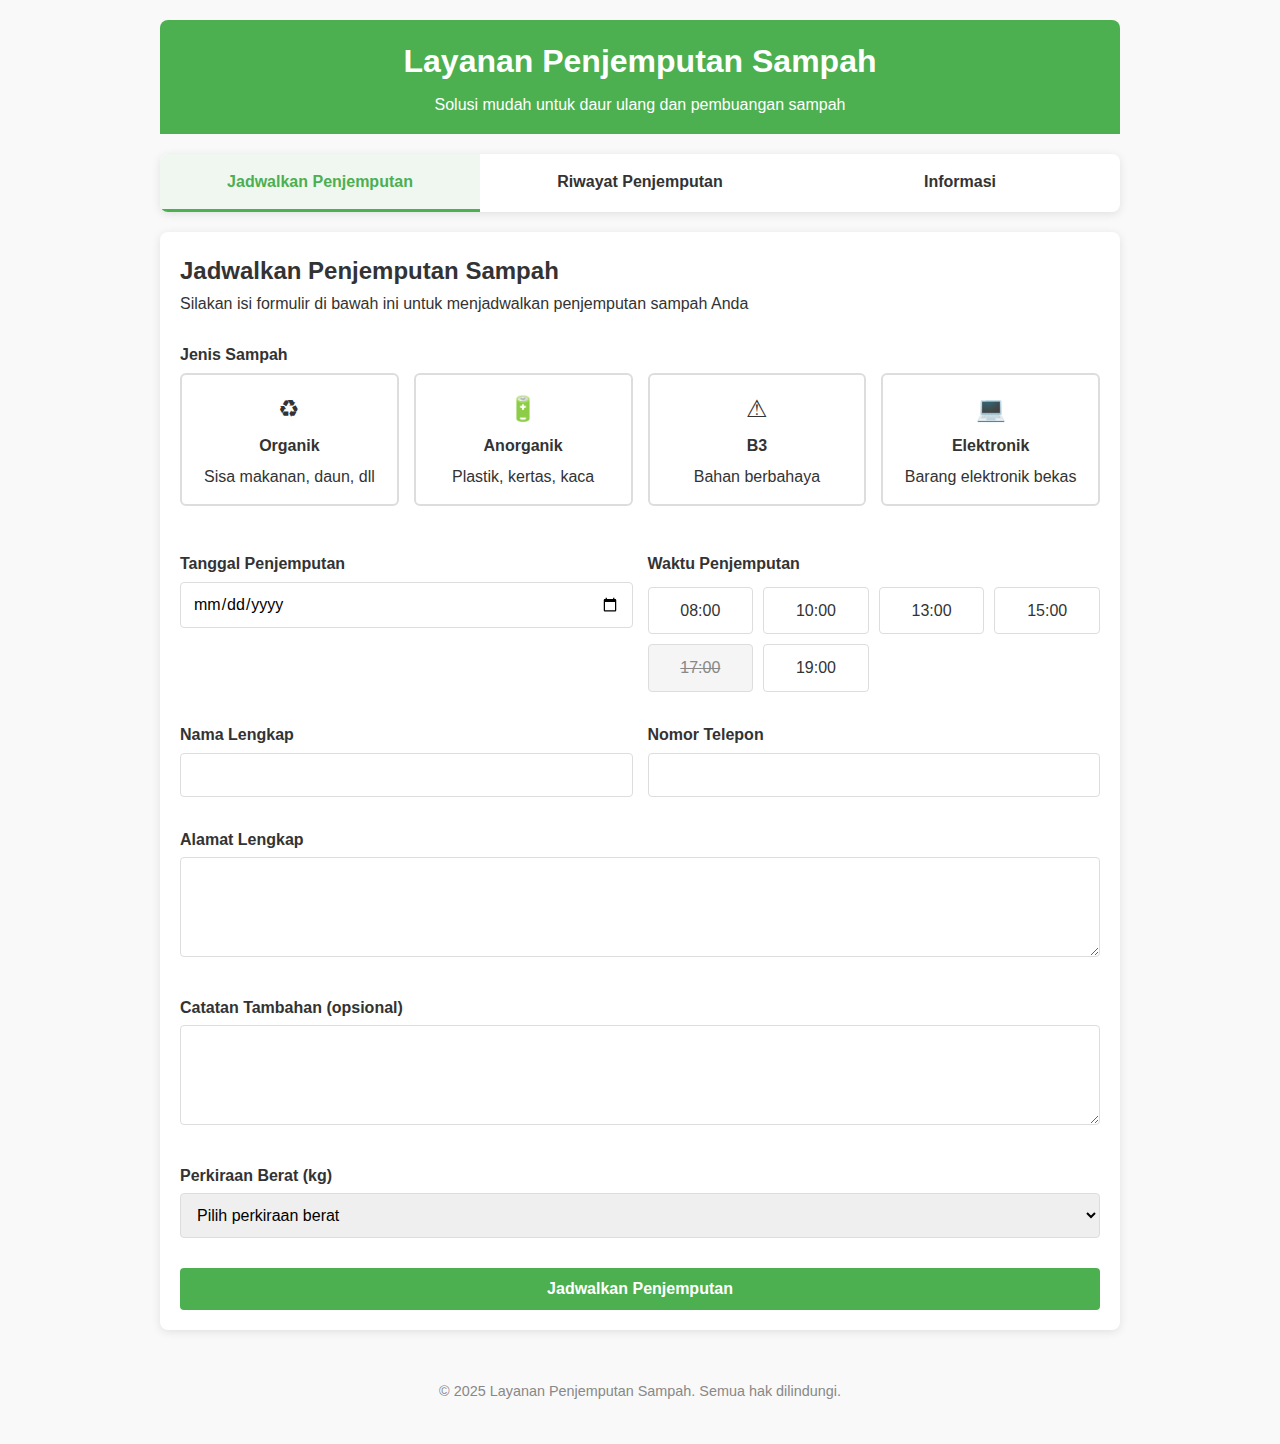
<file: penjemputan.html>
<!DOCTYPE html>
<html lang="id">
  <head>
    <meta charset="UTF-8" />
    <meta name="viewport" content="width=device-width, initial-scale=1.0" />
    <title>Layanan Penjemputan Sampah</title>
    <style>
      :root {
        --primary-color: #4caf50;
        --primary-hover: #45a049;
        --secondary-color: #f0f7f0;
        --text-color: #333;
        --light-gray: #f5f5f5;
        --medium-gray: #ddd;
        --dark-gray: #888;
        --success-color: #4caf50;
        --error-color: #f44336;
      }

      * {
        margin: 0;
        padding: 0;
        box-sizing: border-box;
        font-family: "Segoe UI", Tahoma, Geneva, Verdana, sans-serif;
      }

      body {
        background-color: #f9f9f9;
        color: var(--text-color);
        line-height: 1.6;
      }

      .container {
        max-width: 1000px;
        margin: 0 auto;
        padding: 20px;
      }

      header {
        background-color: var(--primary-color);
        color: white;
        padding: 1rem;
        text-align: center;
        border-radius: 8px 8px 0 0;
        margin-bottom: 20px;
      }

      h1 {
        font-size: 2rem;
        margin-bottom: 5px;
      }

      .tabs {
        display: flex;
        background-color: white;
        margin-bottom: 20px;
        border-radius: 8px;
        overflow: hidden;
        box-shadow: 0 2px 10px rgba(0, 0, 0, 0.1);
      }

      .tab {
        padding: 15px 20px;
        cursor: pointer;
        flex: 1;
        text-align: center;
        transition: all 0.3s ease;
        font-weight: 600;
        border-bottom: 3px solid transparent;
      }

      .tab.active {
        background-color: var(--secondary-color);
        border-bottom: 3px solid var(--primary-color);
        color: var(--primary-color);
      }

      .tab:hover:not(.active) {
        background-color: #f5f5f5;
      }

      .tab-content {
        display: none;
        background-color: white;
        padding: 20px;
        border-radius: 8px;
        box-shadow: 0 2px 10px rgba(0, 0, 0, 0.1);
        margin-bottom: 20px;
        animation: fadeIn 0.5s;
      }

      .tab-content.active {
        display: block;
      }

      @keyframes fadeIn {
        from {
          opacity: 0;
        }
        to {
          opacity: 1;
        }
      }

      form {
        display: grid;
        grid-gap: 15px;
      }

      .form-group {
        margin-bottom: 15px;
      }

      label {
        display: block;
        margin-bottom: 5px;
        font-weight: 600;
        color: var(--text-color);
      }

      input,
      select,
      textarea {
        width: 100%;
        padding: 12px;
        border: 1px solid var(--medium-gray);
        border-radius: 4px;
        font-size: 16px;
        transition: border 0.3s ease;
      }

      input:focus,
      select:focus,
      textarea:focus {
        border-color: var(--primary-color);
        outline: none;
      }

      textarea {
        resize: vertical;
        min-height: 100px;
      }

      button {
        background-color: var(--primary-color);
        color: white;
        border: none;
        padding: 12px 20px;
        cursor: pointer;
        border-radius: 4px;
        font-size: 16px;
        font-weight: 600;
        transition: background-color 0.3s ease;
      }

      button:hover {
        background-color: var(--primary-hover);
      }

      .form-grid {
        display: grid;
        grid-template-columns: 1fr 1fr;
        grid-gap: 15px;
      }

      @media (max-width: 768px) {
        .form-grid {
          grid-template-columns: 1fr;
        }
      }

      .waste-types {
        display: grid;
        grid-template-columns: repeat(auto-fill, minmax(200px, 1fr));
        grid-gap: 15px;
        margin-bottom: 15px;
      }

      .waste-type-card {
        border: 2px solid var(--medium-gray);
        border-radius: 6px;
        padding: 15px;
        text-align: center;
        cursor: pointer;
        transition: all 0.3s ease;
      }

      .waste-type-card:hover {
        transform: translateY(-3px);
        box-shadow: 0 5px 15px rgba(0, 0, 0, 0.1);
      }

      .waste-type-card.selected {
        border-color: var(--primary-color);
        background-color: var(--secondary-color);
      }

      .waste-type-card i {
        font-size: 2rem;
        margin-bottom: 10px;
        color: var(--dark-gray);
      }

      .waste-type-card.selected i {
        color: var(--primary-color);
      }

      .waste-type-card h3 {
        font-size: 1rem;
        margin-bottom: 5px;
      }

      .time-slots {
        display: grid;
        grid-template-columns: repeat(auto-fill, minmax(100px, 1fr));
        grid-gap: 10px;
        margin-top: 10px;
      }

      .time-slot {
        padding: 10px;
        border: 1px solid var(--medium-gray);
        border-radius: 4px;
        text-align: center;
        cursor: pointer;
        transition: all 0.3s ease;
      }

      .time-slot:hover {
        background-color: var(--light-gray);
      }

      .time-slot.selected {
        background-color: var(--secondary-color);
        border-color: var(--primary-color);
        color: var(--primary-color);
        font-weight: bold;
      }

      .time-slot.disabled {
        background-color: var(--light-gray);
        color: var(--dark-gray);
        cursor: not-allowed;
        text-decoration: line-through;
      }

      .notification {
        padding: 15px;
        border-radius: 4px;
        margin-bottom: 20px;
        font-weight: 600;
        display: none;
      }

      .success {
        background-color: #e8f5e9;
        color: var(--success-color);
        border-left: 4px solid var(--success-color);
      }

      .error {
        background-color: #ffebee;
        color: var(--error-color);
        border-left: 4px solid var(--error-color);
      }

      .pickup-history {
        list-style: none;
      }

      .pickup-item {
        background-color: white;
        padding: 15px;
        border-radius: 8px;
        margin-bottom: 10px;
        box-shadow: 0 2px 5px rgba(0, 0, 0, 0.1);
        border-left: 4px solid var(--primary-color);
        transition: transform 0.3s ease;
      }

      .pickup-item:hover {
        transform: translateX(5px);
      }

      .pickup-item .status {
        display: inline-block;
        padding: 3px 10px;
        border-radius: 20px;
        font-size: 0.8rem;
        font-weight: bold;
        margin-bottom: 5px;
      }

      .status.pending {
        background-color: #fff8e1;
        color: #ff8f00;
      }

      .status.confirmed {
        background-color: #e1f5fe;
        color: #0288d1;
      }

      .status.completed {
        background-color: #e8f5e9;
        color: var(--success-color);
      }

      .status.cancelled {
        background-color: #ffebee;
        color: var(--error-color);
      }

      .pickup-item h3 {
        margin: 5px 0;
        font-size: 1.1rem;
      }

      .pickup-item p {
        color: var(--dark-gray);
        margin: 5px 0;
      }

      .pickup-details {
        margin-top: 10px;
        padding-top: 10px;
        border-top: 1px dashed var(--medium-gray);
      }

      .pickup-actions {
        margin-top: 10px;
        display: flex;
        gap: 10px;
      }

      .btn-cancel {
        background-color: #f44336;
      }

      .btn-cancel:hover {
        background-color: #e53935;
      }

      .btn-secondary {
        background-color: var(--dark-gray);
      }

      .btn-secondary:hover {
        background-color: #777;
      }

      footer {
        text-align: center;
        padding: 20px;
        color: var(--dark-gray);
        font-size: 0.9rem;
        margin-top: 30px;
      }
      /* Icons replacement with emoji */

      .icon {
        font-size: 24px;
        display: block;
        margin-bottom: 5px;
      }
    </style>
  </head>

  <body>
    <div class="container">
      <header>
        <h1>Layanan Penjemputan Sampah</h1>
        <p>Solusi mudah untuk daur ulang dan pembuangan sampah</p>
      </header>

      <div class="tabs">
        <div class="tab active" data-tab="schedule">Jadwalkan Penjemputan</div>
        <div class="tab" data-tab="history">Riwayat Penjemputan</div>
        <div class="tab" data-tab="info">Informasi</div>
      </div>

      <div id="notification" class="notification"></div>

      <div id="schedule" class="tab-content active">
        <h2>Jadwalkan Penjemputan Sampah</h2>
        <p>
          Silakan isi formulir di bawah ini untuk menjadwalkan penjemputan
          sampah Anda
        </p>
        <br />

        <form id="pickupForm">
          <form action="simpan_penjemputan.php" method="POST">
            <form action="simpan_setoran.php" method="POST">
              <div class="form-group">
                <label>Jenis Sampah</label>
                <div class="waste-types">
                  <div class="waste-type-card" data-type="organik">
                    <span class="icon">♻</span>
                    <h3>Organik</h3>
                    <p>Sisa makanan, daun, dll</p>
                  </div>
                  <div class="waste-type-card" data-type="anorganik">
                    <span class="icon">🔋</span>
                    <h3>Anorganik</h3>
                    <p>Plastik, kertas, kaca</p>
                  </div>
                  <div class="waste-type-card" data-type="b3">
                    <span class="icon">⚠</span>
                    <h3>B3</h3>
                    <p>Bahan berbahaya</p>
                  </div>
                  <div class="waste-type-card" data-type="elektronik">
                    <span class="icon">💻</span>
                    <h3>Elektronik</h3>
                    <p>Barang elektronik bekas</p>
                  </div>
                </div>
              </div>

              <div class="form-grid">
                <div class="form-group">
                  <label for="pickupDate">Tanggal Penjemputan</label>
                  <input
                    type="date"
                    id="pickupDate"
                    name="pickupDate"
                    required
                  />
                </div>

                <div class="form-group">
                  <label>Waktu Penjemputan</label>
                  <div class="time-slots">
                    <div class="time-slot" data-time="08:00">08:00</div>
                    <div class="time-slot" data-time="10:00">10:00</div>
                    <div class="time-slot" data-time="13:00">13:00</div>
                    <div class="time-slot" data-time="15:00">15:00</div>
                    <div class="time-slot disabled" data-time="17:00">
                      17:00
                    </div>
                    <div class="time-slot" data-time="19:00">19:00</div>
                  </div>
                  <input
                    type="hidden"
                    id="pickupTime"
                    name="pickupTime"
                    required
                  />
                </div>
              </div>

              <div class="form-grid">
                <div class="form-group">
                  <label for="name">Nama Lengkap</label>
                  <input type="text" id="name" name="name" required />
                </div>

                <div class="form-group">
                  <label for="phone">Nomor Telepon</label>
                  <input type="tel" id="phone" name="phone" required />
                </div>
              </div>

              <div class="form-group">
                <label for="address">Alamat Lengkap</label>
                <textarea id="address" name="address" required></textarea>
              </div>

              <div class="form-group">
                <label for="notes">Catatan Tambahan (opsional)</label>
                <textarea id="notes" name="notes"></textarea>
              </div>

              <div class="form-group">
                <label for="weight">Perkiraan Berat (kg)</label>
                <select id="weight" name="weight" required>
                  <option value="">Pilih perkiraan berat</option>
                  <option value="1-5">1-5 kg</option>
                  <option value="6-10">6-10 kg</option>
                  <option value="11-20">11-20 kg</option>
                  <option value="20+">Lebih dari 20 kg</option>
                </select>
              </div>

              <button type="submit">Jadwalkan Penjemputan</button>
            </form>
          </form>
        </form>
      </div>

      <div id="history" class="tab-content">
        <h2>Riwayat Penjemputan</h2>
        <p>
          Berikut adalah daftar penjemputan sampah yang telah Anda jadwalkan
        </p>
        <br />

        <ul class="pickup-history" id="pickupHistory">
          <!-- Riwayat penjemputan akan ditampilkan di sini -->
        </ul>
      </div>

      <div id="info" class="tab-content">
        <h2>Informasi Layanan Penjemputan Sampah</h2>
        <br />

        <h3>Cara Kerja</h3>
        <ol>
          <li>Isi formulir penjemputan dengan detail yang diperlukan</li>
          <li>Pilih jenis sampah, tanggal, dan waktu penjemputan</li>
          <li>
            Tim kami akan mengonfirmasi permintaan Anda melalui SMS/telepon
          </li>
          <li>
            Siapkan sampah Anda sesuai kategori pada waktu yang ditentukan
          </li>
          <li>Tim pengangkut akan datang pada waktu yang dijadwalkan</li>
        </ol>
        <br />

        <h3>Jenis Sampah</h3>
        <ul>
          <li>
            <strong>Organik:</strong> Sisa makanan, daun, ranting, dan sampah
            yang dapat terurai
          </li>
          <li>
            <strong>Anorganik:</strong> Plastik, kertas, kardus, kaca, dan logam
          </li>
          <li>
            <strong>B3:</strong> Baterai, cat, lampu neon, obat-obatan, dan
            bahan kimia
          </li>
          <li>
            <strong>Elektronik:</strong> Perangkat elektronik bekas, kabel, dan
            aksesori
          </li>
        </ul>
        <br />

        <h3>Pertanyaan Umum</h3>
        <p>
          <strong>Q: Berapa biaya layanan penjemputan?</strong><br />
          A: Biaya layanan bervariasi tergantung jenis dan berat sampah. Untuk
          sampah anorganik daur ulang, kami mungkin membeli dengan harga
          tertentu.
        </p>

        <p>
          <strong>Q: Bagaimana cara membatalkan penjemputan?</strong><br />
          A: Anda dapat membatalkan penjemputan melalui halaman "Riwayat
          Penjemputan" minimal 6 jam sebelum waktu penjemputan.
        </p>

        <p>
          <strong>Q: Di area mana layanan tersedia?</strong><br />
          A: Saat ini kami melayani seluruh wilayah kota dan beberapa kecamatan
          sekitarnya. Cek konfirmasi ketersediaan saat memesan.
        </p>
      </div>

      <footer>
        <p>&copy; 2025 Layanan Penjemputan Sampah. Semua hak dilindungi.</p>
      </footer>
    </div>

    <script>
      // Tab Handling
      const tabs = document.querySelectorAll(".tab");
      const tabContents = document.querySelectorAll(".tab-content");

      tabs.forEach((tab) => {
        tab.addEventListener("click", () => {
          const tabId = tab.getAttribute("data-tab");

          // Remove active class from all tabs and contents
          tabs.forEach((t) => t.classList.remove("active"));
          tabContents.forEach((content) => content.classList.remove("active"));

          // Add active class to clicked tab and corresponding content
          tab.classList.add("active");
          document.getElementById(tabId).classList.add("active");
        });
      });

      // Waste Type Selection
      const wasteTypeCards = document.querySelectorAll(".waste-type-card");
      let selectedWasteType = null;

      wasteTypeCards.forEach((card) => {
        card.addEventListener("click", () => {
          wasteTypeCards.forEach((c) => c.classList.remove("selected"));
          card.classList.add("selected");
          selectedWasteType = card.getAttribute("data-type");
        });
      });

      // Time Slot Selection
      const timeSlots = document.querySelectorAll(".time-slot:not(.disabled)");
      const pickupTimeInput = document.getElementById("pickupTime");

      timeSlots.forEach((slot) => {
        slot.addEventListener("click", () => {
          timeSlots.forEach((s) => s.classList.remove("selected"));
          slot.classList.add("selected");
          pickupTimeInput.value = slot.getAttribute("data-time");
        });
      });

      // Form Submission
      const pickupForm = document.getElementById("pickupForm");
      const notification = document.getElementById("notification");

      pickupForm.addEventListener("submit", (e) => {
        e.preventDefault();

        // Validation
        if (!selectedWasteType) {
          showNotification("Silakan pilih jenis sampah", "error");
          return;
        }

        if (!pickupTimeInput.value) {
          showNotification("Silakan pilih waktu penjemputan", "error");
          return;
        }

        // Get form data
        const formData = {
          wasteType: selectedWasteType,
          date: document.getElementById("pickupDate").value,
          time: pickupTimeInput.value,
          name: document.getElementById("name").value,
          phone: document.getElementById("phone").value,
          address: document.getElementById("address").value,
          notes: document.getElementById("notes").value,
          weight: document.getElementById("weight").value,
          status: "pending",
          id: Date.now().toString(),
        };

        // Save to local storage
        savePickup(formData);

        // Show success message
        showNotification("Penjemputan berhasil dijadwalkan!", "success");

        // Reset form
        pickupForm.reset();
        wasteTypeCards.forEach((c) => c.classList.remove("selected"));
        timeSlots.forEach((s) => s.classList.remove("selected"));
        selectedWasteType = null;

        // Update history
        updatePickupHistory();
      });

      // Notification function
      function showNotification(message, type) {
        notification.textContent = message;
        notification.className = "notification " + type;
        notification.style.display = "block";

        setTimeout(() => {
          notification.style.display = "none";
        }, 5000);
      }

      // Save pickup to local storage
      function savePickup(pickup) {
        let pickups = JSON.parse(localStorage.getItem("pickups")) || [];
        pickups.push(pickup);
        localStorage.setItem("pickups", JSON.stringify(pickups));
      }

      // Update pickup history
      function updatePickupHistory() {
        const historyContainer = document.getElementById("pickupHistory");
        historyContainer.innerHTML = "";

        const pickups = JSON.parse(localStorage.getItem("pickups")) || [];

        if (pickups.length === 0) {
          historyContainer.innerHTML = "<p>Belum ada riwayat penjemputan</p>";
          return;
        }

        // Sort by date (newest first)
        pickups.sort((a, b) => new Date(b.date) - new Date(a.date));

        pickups.forEach((pickup) => {
          const item = document.createElement("li");
          item.className = "pickup-item";

          const statusClass = {
            pending: "pending",
            confirmed: "confirmed",
            completed: "completed",
            cancelled: "cancelled",
          };

          const wasteTypeEmoji = {
            organik: "♻",
            anorganik: "🔋",
            b3: "⚠",
            elektronik: "💻",
          };

          item.innerHTML = `
                    <span class="status ${
                      statusClass[pickup.status]
                    }">${getStatusText(pickup.status)}</span>
                    <h3>${wasteTypeEmoji[pickup.wasteType]} ${getWasteTypeName(
            pickup.wasteType
          )}</h3>
                    <p>Tanggal: ${formatDate(pickup.date)} - ${pickup.time}</p>
                    <div class="pickup-details">
                        <p><strong>Nama:</strong> ${pickup.name}</p>
                        <p><strong>Alamat:</strong> ${pickup.address}</p>
                        <p><strong>Perkiraan Berat:</strong> ${
                          pickup.weight
                        } kg</p>
                    </div>
                `;

          // Add action buttons based on status
          if (pickup.status === "pending") {
            const actions = document.createElement("div");
            actions.className = "pickup-actions";

            const cancelBtn = document.createElement("button");
            cancelBtn.className = "btn-cancel";
            cancelBtn.textContent = "Batalkan";
            cancelBtn.addEventListener("click", () => cancelPickup(pickup.id));

            actions.appendChild(cancelBtn);
            item.appendChild(actions);
          }

          historyContainer.appendChild(item);
        });
      }

      // Helper functions
      function getStatusText(status) {
        const statusTexts = {
          pending: "Menunggu Konfirmasi",
          confirmed: "Terkonfirmasi",
          completed: "Selesai",
          cancelled: "Dibatalkan",
        };
        return statusTexts[status] || status;
      }

      function getWasteTypeName(type) {
        const typeNames = {
          organik: "Sampah Organik",
          anorganik: "Sampah Anorganik",
          b3: "Sampah B3",
          elektronik: "Sampah Elektronik",
        };
        return typeNames[type] || type;
      }

      function formatDate(dateString) {
        const options = {
          weekday: "long",
          year: "numeric",
          month: "long",
          day: "numeric",
        };
        return new Date(dateString).toLocaleDateString("id-ID", options);
      }

      // Cancel pickup
      function cancelPickup(id) {
        let pickups = JSON.parse(localStorage.getItem("pickups")) || [];

        pickups = pickups.map((pickup) => {
          if (pickup.id === id) {
            pickup.status = "cancelled";
          }
          return pickup;
        });

        localStorage.setItem("pickups", JSON.stringify(pickups));
        updatePickupHistory();
        showNotification("Penjemputan berhasil dibatalkan", "success");
      }

      // Disable past dates in date picker
      const today = new Date().toISOString().split("T")[0];
      document.getElementById("pickupDate").setAttribute("min", today);

      // Add some mock data if there's none
      if (!localStorage.getItem("pickups")) {
        const mockData = [
          {
            wasteType: "anorganik",
            date: "2025-04-20",
            time: "10:00",
            name: "Budi Santoso",
            phone: "081234567890",
            address: "Jl. Melati No. 123, Jakarta",
            notes: "Banyak botol plastik dan kardus",
            weight: "6-10",
            status: "confirmed",
            id: "1681530000000",
          },
          {
            wasteType: "elektronik",
            date: "2025-04-15",
            time: "13:00",
            name: "Budi Santoso",
            phone: "081234567890",
            address: "Jl. Melati No. 123, Jakarta",
            notes: "Komputer lama dan beberapa kabel",
            weight: "11-20",
            status: "completed",
            id: "1681440000000",
          },
        ];
        localStorage.setItem("pickups", JSON.stringify(mockData));

        let selectedType = null;
        let selectedTime = null;

        // pilih jenis sampah
        document.querySelectorAll(".waste-type-card").forEach((card) => {
          card.onclick = () => {
            document
              .querySelectorAll(".waste-type-card")
              .forEach((c) => c.classList.remove("selected"));
            card.classList.add("selected");
            selectedType = card.getAttribute("data-type");
          };
        });

        // pilih waktu penjemputan
        document.querySelectorAll(".time-slot").forEach((slot) => {
          if (!slot.classList.contains("disabled")) {
            slot.onclick = () => {
              document
                .querySelectorAll(".time-slot")
                .forEach((s) => s.classList.remove("selected"));
              slot.classList.add("selected");
              document.getElementById("pickupTime").value =
                slot.getAttribute("data-time");
              selectedTime = slot.getAttribute("data-time");
            };
          }
        });

        // submit form
        document
          .getElementById("pickupForm")
          .addEventListener("submit", function (e) {
            e.preventDefault();

            if (!selectedType) {
              alert("Pilih jenis sampah terlebih dahulu!");
              return;
            }

            const formData = new FormData(this);
            formData.append("jenis", selectedType);

            fetch("backend/simpan_penjemputan.php", {
              method: "POST",
              body: formData,
            })
              .then((res) => res.text())
              .then((data) => {
                alert(data);
                this.reset();
                selectedType = null;
                selectedTime = null;
                document
                  .querySelectorAll(".selected")
                  .forEach((e) => e.classList.remove("selected"));
              });
          });
      }

      // Initialize
      updatePickupHistory();
    </script>
  </body>
</html>
</file>
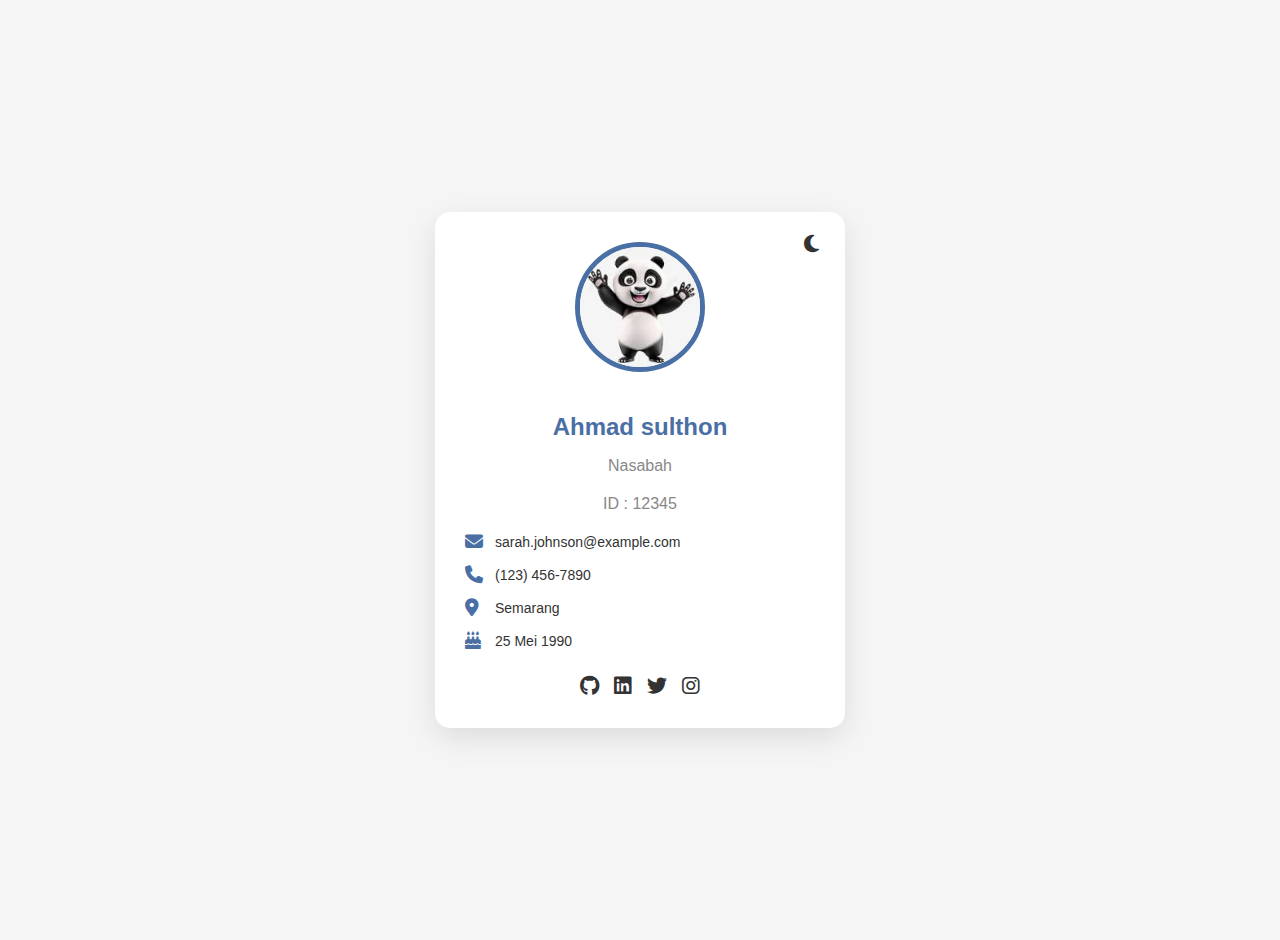
<file: profil.html>
<!DOCTYPE html>
<html lang="en">
  <head>
    <meta charset="UTF-8" />
    <meta name="viewport" content="width=device-width, initial-scale=1.0" />
    <title>Profil Data Diri</title>
    <link
      rel="stylesheet"
      href="https://cdnjs.cloudflare.com/ajax/libs/font-awesome/6.4.0/css/all.min.css"
    />
    <style>
      :root {
        --bg-color: #f5f5f5;
        --text-color: #333;
        --card-bg: #fff;
        --accent-color: #4a6fa5;
        --shadow-color: rgba(0, 0, 0, 0.1);
      }

      .dark-mode {
        --bg-color: #121212;
        --text-color: #f5f5f5;
        --card-bg: #1e1e1e;
        --accent-color: #6d9eeb;
        --shadow-color: rgba(255, 255, 255, 0.05);
      }

      body {
        font-family: "Segoe UI", Tahoma, Geneva, Verdana, sans-serif;
        background-color: var(--bg-color);
        color: var(--text-color);
        transition: all 0.5s ease;
        margin: 0;
        padding: 20px;
        display: flex;
        justify-content: center;
        align-items: center;
        min-height: 100vh;
      }

      .profile-card {
        background-color: var(--card-bg);
        border-radius: 15px;
        box-shadow: 0 10px 30px var(--shadow-color);
        width: 350px;
        padding: 30px;
        text-align: center;
        position: relative;
        overflow: hidden;
        transition: transform 0.3s ease, box-shadow 0.3s ease;
        animation: fadeIn 1s ease-out;
      }

      .profile-card:hover {
        transform: translateY(-10px);
        box-shadow: 0 15px 35px var(--shadow-color);
      }

      .profile-pic {
        width: 120px;
        height: 120px;
        border-radius: 50%;
        object-fit: cover;
        border: 5px solid var(--accent-color);
        margin: 0 auto 20px;
        transition: all 0.3s ease;
        animation: bounce 2s infinite;
      }

      .profile-pic:hover {
        transform: scale(1.1);
      }

      .name {
        font-size: 24px;
        font-weight: 700;
        margin-bottom: 5px;
        color: var(--accent-color);
      }

      .title {
        font-size: 16px;
        color: #888;
        margin-bottom: 20px;
      }

      .info {
        text-align: left;
        margin: 20px 0;
      }

      .info-item {
        display: flex;
        align-items: center;
        margin-bottom: 15px;
        font-size: 14px;
      }

      .info-item i {
        width: 30px;
        color: var(--accent-color);
        font-size: 18px;
      }

      .social-links {
        display: flex;
        justify-content: center;
        gap: 15px;
        margin-top: 25px;
      }

      .social-links a {
        color: var(--text-color);
        font-size: 20px;
        transition: all 0.3s ease;
      }

      .social-links a:hover {
        color: var(--accent-color);
        transform: translateY(-3px);
      }

      .theme-toggle {
        position: absolute;
        top: 20px;
        right: 20px;
        background: none;
        border: none;
        color: var(--text-color);
        font-size: 20px;
        cursor: pointer;
        transition: transform 0.3s ease;
      }

      .theme-toggle:hover {
        transform: rotate(30deg);
      }

      .decoration {
        position: absolute;
        width: 200px;
        height: 200px;
        border-radius: 50%;
        background: radial-gradient(
          circle,
          var(--accent-color) 0%,
          transparent 70%
        );
        opacity: 0.1;
        z-index: -1;
      }

      .decoration-1 {
        top: -50px;
        left: -50px;
        animation: float 6s infinite ease-in-out;
      }

      .decoration-2 {
        bottom: -80px;
        right: -80px;
        animation: float 8s infinite ease-in-out reverse;
      }

      @keyframes fadeIn {
        from {
          opacity: 0;
          transform: translateY(20px);
        }
        to {
          opacity: 1;
          transform: translateY(0);
        }
      }

      @keyframes bounce {
        0%,
        100% {
          transform: translateY(0);
        }
        50% {
          transform: translateY(-10px);
        }
      }

      @keyframes float {
        0%,
        100% {
          transform: translate(0, 0);
        }
        50% {
          transform: translate(10px, 10px);
        }
      }
    </style>
  </head>

  <body>
    <div class="profile-card">
      <button class="theme-toggle" id="themeToggle">
        <i class="fas fa-moon"></i>
      </button>

      <div class="decoration decoration-1"></div>
      <div class="decoration decoration-2"></div>

      <img
        src="panda.jpg"
        alt="Profile Picture"
        class="profile-pic"
      />
      <h1 class="name">Ahmad sulthon</h1>
      <p class="title">Nasabah</p>
       <p class="title">ID : 12345</p>
       
      <div class="info">
        <div class="info-item">
          <i class="fas fa-envelope"></i>
          <span>sarah.johnson@example.com</span>
        </div>
        <div class="info-item">
          <i class="fas fa-phone"></i>
          <span>(123) 456-7890</span>
        </div>
        <div class="info-item">
          <i class="fas fa-map-marker-alt"></i>
          <span>Semarang</span>
        </div>
        <div class="info-item">
          <i class="fas fa-birthday-cake"></i>
          <span>25 Mei 1990</span>
        </div>
      </div>

      <div class="social-links">
        <a href="#"><i class="fab fa-github"></i></a>
        <a href="#"><i class="fab fa-linkedin"></i></a>
        <a href="#"><i class="fab fa-twitter"></i></a>
        <a href="#"><i class="fab fa-instagram"></i></a>
      </div>
    </div>

    <script>
      document.addEventListener("DOMContentLoaded", function () {
        const themeToggle = document.getElementById("themeToggle");
        const icon = themeToggle.querySelector("i");

        // Check for saved theme preference or use preferred color scheme
        const savedTheme = localStorage.getItem("theme");
        if (
          savedTheme === "dark" ||
          (!savedTheme &&
            window.matchMedia("(prefers-color-scheme: dark)").matches)
        ) {
          document.body.classList.add("dark-mode");
          icon.classList.replace("fa-moon", "fa-sun");
        }

        themeToggle.addEventListener("click", function () {
          document.body.classList.toggle("dark-mode");

          if (document.body.classList.contains("dark-mode")) {
            icon.classList.replace("fa-moon", "fa-sun");
            localStorage.setItem("theme", "dark");
          } else {
            icon.classList.replace("fa-sun", "fa-moon");
            localStorage.setItem("theme", "light");
          }

          
        });
      });
    </script>
  </body>
</html>
</file>
